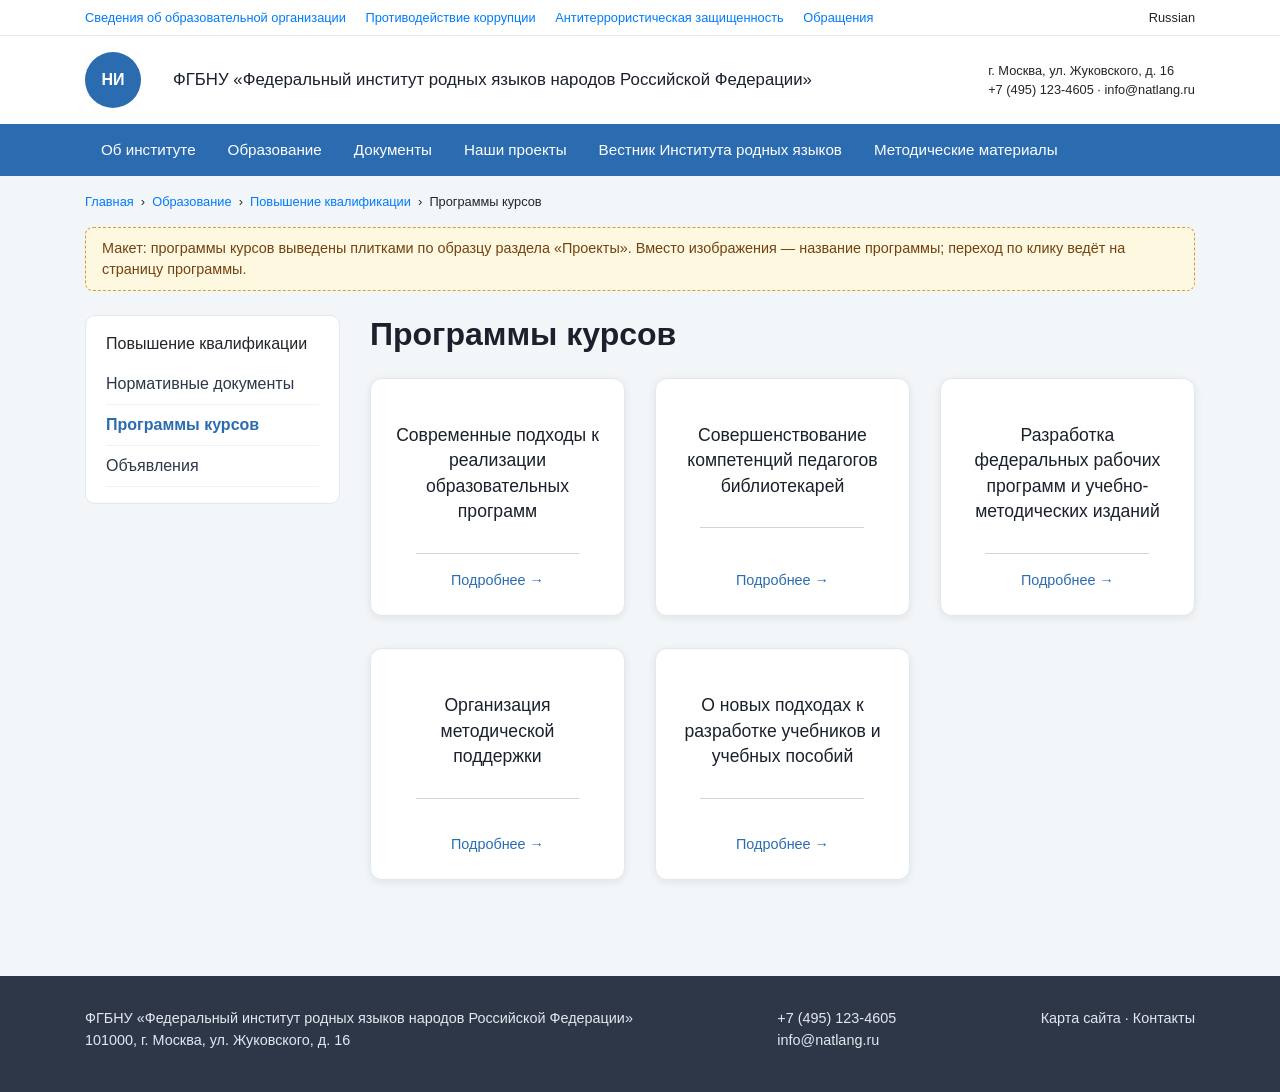
<file: index.html>
<!DOCTYPE html>
<html lang="ru" style="font-size: 16px;">
<head>
	<meta charset="utf-8">
	<meta name="viewport" content="width=device-width,initial-scale=1">
	<title>Программы курсов — макет</title>
	<link rel="icon" href="assets/favicon.ico" type="image/ico">
	<link href="assets/bitrix/cache/css/s1/simai.sf4nii/template_83b53a135107357c837412dcd38e9b37/template_83b53a135107357c837412dcd38e9b37_v1.css" type="text/css" rel="stylesheet">
	<style>
		body {font-family: "Roboto", sans-serif!important; background: #f3f6f9;}
		.c-primary {color: #2B6CB0!important}
		.bg-primary {background: #2B6CB0!important}
		.tp-top {background:#fff; border-bottom:1px solid #e2e8f0}
		.tp-nav {background:#2B6CB0}
		.tp-nav a {color:#fff; text-decoration:none; padding:.9rem 1rem; display:inline-block; font-size:.95rem}
		.tp-nav a.active {background:#245d99}
		.tp-nav a:hover {background:#245d99}
		.tp-head {background:#fff}
		.tp-title-main {font-size:2rem; font-weight:bold; margin:0 0 1.5rem; color:#1a202c}
		.tp-tile {background:#fff; border-radius:12px; box-shadow:0 2px 8px rgba(0,0,0,.08); height:100%; display:flex; flex-direction:column; transition:box-shadow .3s, transform .3s; overflow:hidden; border:1px solid #e2e8f0}
		.tp-tile:hover {box-shadow:0 10px 26px rgba(43,108,176,.18); transform:translateY(-2px); border-color:#2B6CB0}
		.tp-tile a.tp-link {display:flex; flex-direction:column; justify-content:center; align-items:stretch; flex:1; min-height:230px; padding:2.25rem 1.5rem 1.5rem; text-decoration:none; color:inherit}
		.tp-tile .t-title {font-size:1.1rem; line-height:1.45; text-align:center; font-weight:500; margin:0; color:#1a202c}
		.tp-tile .tp-line {width:80%; height:1px; background:#cbd5e0; margin:1.25rem auto 0}
		.tp-tile .tp-more {margin-top:auto; padding-top:1rem; text-align:center; font-size:.9rem; color:#2B6CB0}
		.tp-tile:hover .t-title, .tp-tile:hover .tp-more {color:#2B6CB0}
		.tp-side {background:#fff; border-radius:10px; padding:1rem 1.25rem; border:1px solid #e2e8f0}
		.tp-side a {display:block; padding:.5rem 0; color:#2d3748; text-decoration:none; border-bottom:1px solid #edf2f7}
		.tp-side a.active {color:#2B6CB0; font-weight:600}
		.tp-footer {background:#2d3748; color:#e2e8f0; font-size:.9rem}
		.tp-footer a {color:#e2e8f0}
		.tp-note {background:#fff8e1; border:1px dashed #d69e2e; border-radius:8px; padding:.6rem 1rem; font-size:.9rem; margin-bottom:1.5rem; color:#744210}
	</style>
</head>
<body>

<div class="tp-top">
	<div class="container d-flex justify-content-between align-items-center py-2 small">
		<div>
			<a href="#" class="mr-3 text-dark">Сведения об образовательной организации</a>
			<a href="#" class="mr-3 text-dark">Противодействие коррупции</a>
			<a href="#" class="mr-3 text-dark">Антитеррористическая защищенность</a>
			<a href="#" class="text-dark">Обращения</a>
		</div>
		<div class="text-muted">Russian</div>
	</div>
</div>

<div class="tp-head">
	<div class="container d-flex align-items-center py-3">
		<div class="mr-4" style="width:56px;height:56px;border-radius:50%;background:#2B6CB0;color:#fff;display:flex;align-items:center;justify-content:center;font-weight:bold">НИ</div>
		<div class="font-weight-bold" style="font-size:1.05rem;line-height:1.35;color:#1a202c">ФГБНУ «Федеральный институт родных языков народов Российской Федерации»</div>
		<div class="ml-auto small text-dark text-right d-none d-md-block">
			г. Москва, ул. Жуковского, д. 16<br>+7 (495) 123-4605 · info@natlang.ru
		</div>
	</div>
</div>

<div class="tp-nav">
	<div class="container d-flex flex-wrap">
		<a href="#">Об институте</a>
		<a href="#">Образование</a>
		<a href="#">Документы</a>
		<a href="#">Наши проекты</a>
		<a href="#">Вестник Института родных языков</a>
		<a href="#">Методические материалы</a>
	</div>
</div>

<div class="container py-3">
	<nav class="small text-muted">
		<a href="#" class="text-muted">Главная</a> &nbsp;›&nbsp;
		<a href="#" class="text-muted">Образование</a> &nbsp;›&nbsp;
		<a href="#" class="text-muted">Повышение квалификации</a> &nbsp;›&nbsp;
		<span>Программы курсов</span>
	</nav>
</div>

<main class="container pb-5">
	<div class="tp-note">Макет: программы курсов выведены плитками по образцу раздела «Проекты». Вместо изображения — название программы; переход по клику ведёт на страницу программы.</div>

	<div class="row">
		<aside class="col-12 col-lg-3 mb-4">
			<div class="tp-side">
				<div class="font-weight-bold mb-2">Повышение квалификации</div>
				<a href="#">Нормативные документы</a>
				<a href="#" class="active">Программы курсов</a>
				<a href="#">Объявления</a>
			</div>
		</aside>

		<div class="col-12 col-lg-9">
			<h1 class="tp-title-main">Программы курсов</h1>

			<div class="row">
				<div class="col-12 col-sm-6 col-xl-4 mb-4">
					<div class="tp-tile">
						<a class="tp-link" href="sovremennye-podkhody-k-realizatsii-obrazovatelnykh-programm/index.html">
							<p class="t-1 my-2 t-title с-text-primary l-inherit l-hover-primary l-hover-underline-none transition">Современные подходы к реализации образовательных программ</p>
							<div class="tp-line"></div>
							<div class="tp-more">Подробнее →</div>
						</a>
					</div>
				</div>
				<div class="col-12 col-sm-6 col-xl-4 mb-4">
					<div class="tp-tile">
						<a class="tp-link" href="#">
							<p class="t-1 my-2 t-title с-text-primary l-inherit l-hover-primary l-hover-underline-none transition">Совершенствование компетенций педагогов библиотекарей</p>
							<div class="tp-line"></div>
							<div class="tp-more">Подробнее →</div>
						</a>
					</div>
				</div>
				<div class="col-12 col-sm-6 col-xl-4 mb-4">
					<div class="tp-tile">
						<a class="tp-link" href="#">
							<p class="t-1 my-2 t-title с-text-primary l-inherit l-hover-primary l-hover-underline-none transition">Разработка федеральных рабочих программ и учебно-методических изданий</p>
							<div class="tp-line"></div>
							<div class="tp-more">Подробнее →</div>
						</a>
					</div>
				</div>
				<div class="col-12 col-sm-6 col-xl-4 mb-4">
					<div class="tp-tile">
						<a class="tp-link" href="#">
							<p class="t-1 my-2 t-title с-text-primary l-inherit l-hover-primary l-hover-underline-none transition">Организация методической поддержки</p>
							<div class="tp-line"></div>
							<div class="tp-more">Подробнее →</div>
						</a>
					</div>
				</div>
				<div class="col-12 col-sm-6 col-xl-4 mb-4">
					<div class="tp-tile">
						<a class="tp-link" href="#">
							<p class="t-1 my-2 t-title с-text-primary l-inherit l-hover-primary l-hover-underline-none transition">О новых подходах к разработке учебников и учебных пособий</p>
							<div class="tp-line"></div>
							<div class="tp-more">Подробнее →</div>
						</a>
					</div>
				</div>
			</div>
		</div>
	</div>
</main>

<footer class="tp-footer py-4">
	<div class="container d-flex flex-wrap justify-content-between">
		<div class="mb-2">ФГБНУ «Федеральный институт родных языков народов Российской Федерации»<br>101000, г. Москва, ул. Жуковского, д. 16</div>
		<div class="mb-2">+7 (495) 123-4605<br>info@natlang.ru</div>
		<div class="mb-2"><a href="#">Карта сайта</a> · <a href="#">Контакты</a></div>
	</div>
</footer>

</body>
</html>
</file>
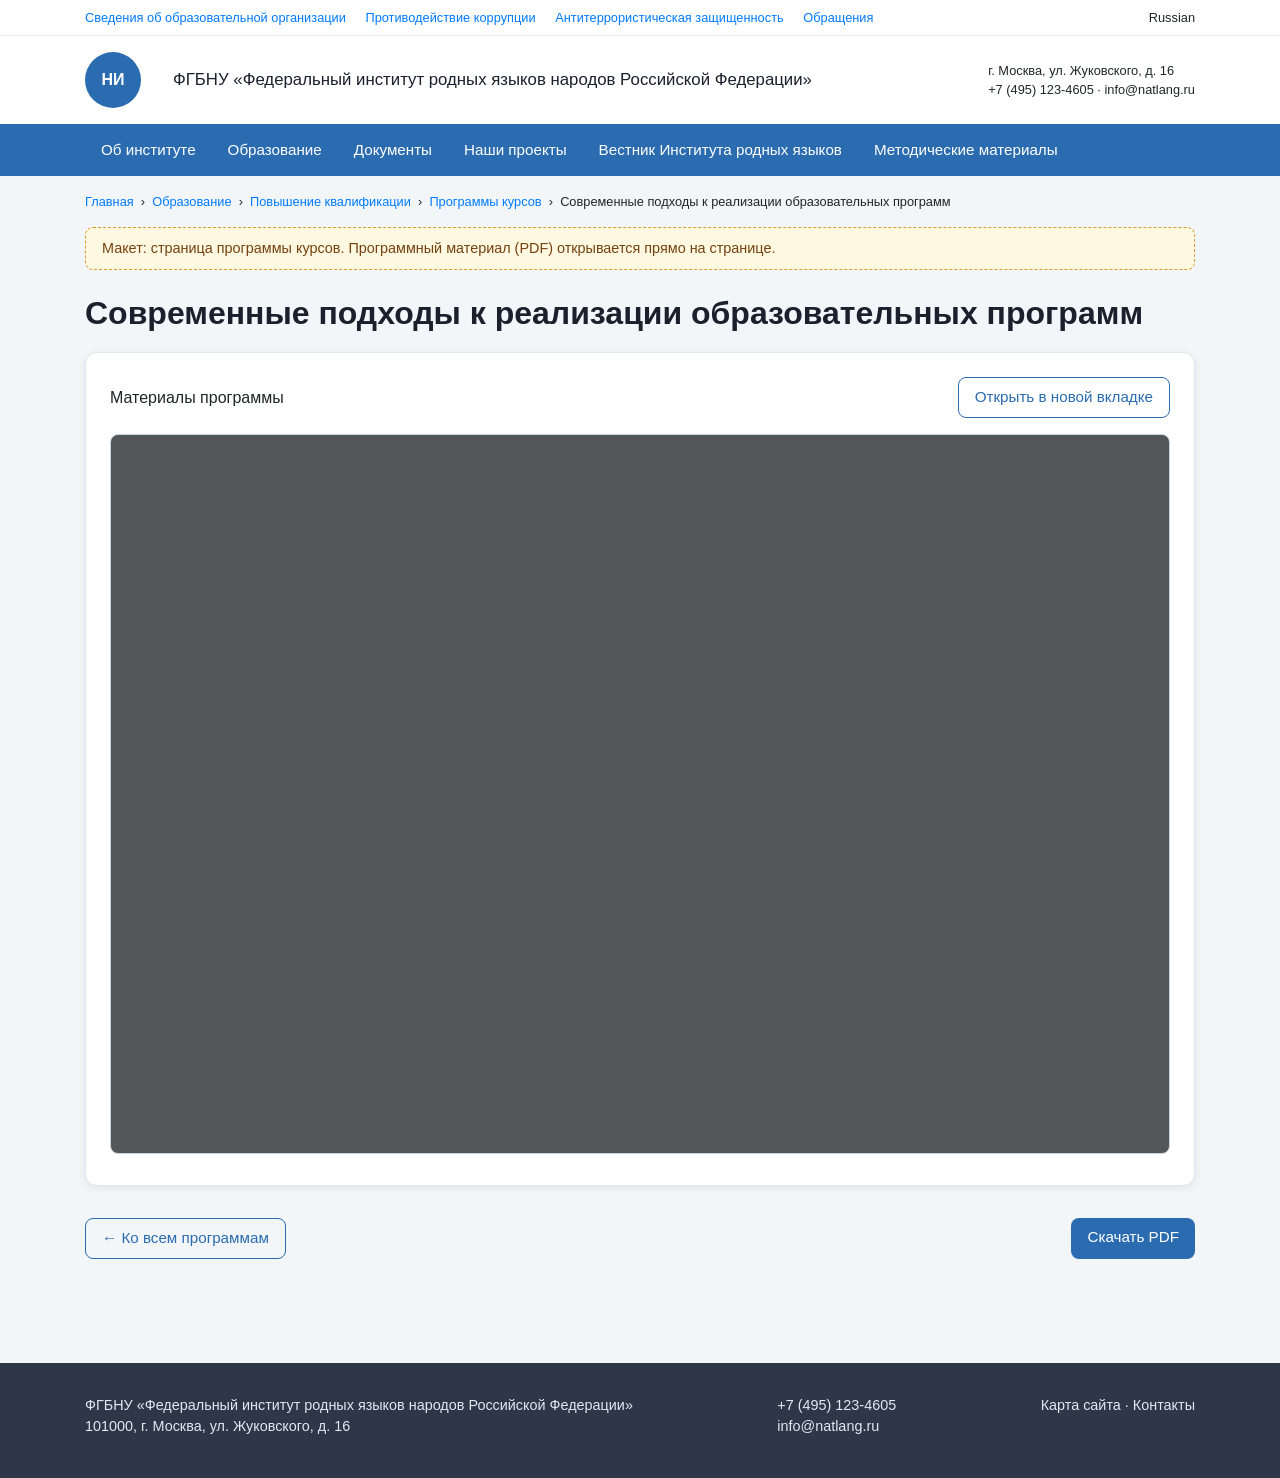
<file: sovremennye-podkhody-k-realizatsii-obrazovatelnykh-programm/index.html>
<!DOCTYPE html>
<html lang="ru" style="font-size: 16px;">
<head>
	<meta charset="utf-8">
	<meta name="viewport" content="width=device-width,initial-scale=1">
	<title>Современные подходы к реализации образовательных программ — макет</title>
	<link rel="icon" href="../assets/favicon.ico" type="image/ico">
	<link href="../assets/bitrix/cache/css/s1/simai.sf4nii/template_83b53a135107357c837412dcd38e9b37/template_83b53a135107357c837412dcd38e9b37_v1.css" type="text/css" rel="stylesheet">
	<style>
		body {font-family: "Roboto", sans-serif!important; background: #f3f6f9;}
		.c-primary {color: #2B6CB0!important}
		.tp-top {background:#fff; border-bottom:1px solid #e2e8f0}
		.tp-nav {background:#2B6CB0}
		.tp-nav a {color:#fff; text-decoration:none; padding:.9rem 1rem; display:inline-block; font-size:.95rem}
		.tp-nav a:hover {background:#245d99}
		.tp-head {background:#fff}
		.tp-card {background:#fff; border-radius:12px; box-shadow:0 2px 8px rgba(0,0,0,.08); border:1px solid #e2e8f0; padding:1.5rem}
		.tp-title-main {font-size:2rem; font-weight:bold; margin:0 0 1.25rem; color:#1a202c}
		.tp-pdf {width:100%; height:80vh; min-height:600px; border:1px solid #cbd5e0; border-radius:8px; background:#525659}
		.tp-footer {background:#2d3748; color:#e2e8f0; font-size:.9rem}
		.tp-footer a {color:#e2e8f0}
		.tp-note {background:#fff8e1; border:1px dashed #d69e2e; border-radius:8px; padding:.6rem 1rem; font-size:.9rem; margin-bottom:1.5rem; color:#744210}
		.tp-btn {display:inline-block; background:#2B6CB0; color:#fff; border-radius:8px; padding:.5rem 1rem; text-decoration:none; font-size:.95rem; border:0}
		.tp-btn:hover {background:#245d99; color:#fff}
		.tp-btn-outline {display:inline-block; border:1px solid #2B6CB0; color:#2B6CB0; border-radius:8px; padding:.5rem 1rem; text-decoration:none; font-size:.95rem}
		.tp-btn-outline:hover {background:#ebf4ff; color:#2B6CB0}
		.tp-form label {font-weight:500; margin-bottom:.25rem}
		.tp-form .req {color:#E53E3E}
		.tp-captcha {background:repeating-linear-gradient(45deg,#edf2f7,#edf2f7 6px,#e2e8f0 6px,#e2e8f0 12px); border:1px solid #cbd5e0; border-radius:6px; padding:.5rem 1rem; font-family:monospace; font-size:1.3rem; letter-spacing:.3rem; color:#4a5568; display:inline-block}
	</style>
</head>
<body>

<div class="tp-top">
	<div class="container d-flex justify-content-between align-items-center py-2 small">
		<div>
			<a href="#" class="mr-3 text-dark">Сведения об образовательной организации</a>
			<a href="#" class="mr-3 text-dark">Противодействие коррупции</a>
			<a href="#" class="mr-3 text-dark">Антитеррористическая защищенность</a>
			<a href="#" class="text-dark">Обращения</a>
		</div>
		<div class="text-muted">Russian</div>
	</div>
</div>

<div class="tp-head">
	<div class="container d-flex align-items-center py-3">
		<div class="mr-4" style="width:56px;height:56px;border-radius:50%;background:#2B6CB0;color:#fff;display:flex;align-items:center;justify-content:center;font-weight:bold">НИ</div>
		<div class="font-weight-bold" style="font-size:1.05rem;line-height:1.35;color:#1a202c">ФГБНУ «Федеральный институт родных языков народов Российской Федерации»</div>
		<div class="ml-auto small text-dark text-right d-none d-md-block">
			г. Москва, ул. Жуковского, д. 16<br>+7 (495) 123-4605 · info@natlang.ru
		</div>
	</div>
</div>

<div class="tp-nav">
	<div class="container d-flex flex-wrap">
		<a href="#">Об институте</a>
		<a href="#">Образование</a>
		<a href="#">Документы</a>
		<a href="#">Наши проекты</a>
		<a href="#">Вестник Института родных языков</a>
		<a href="#">Методические материалы</a>
	</div>
</div>

<div class="container py-3">
	<nav class="small text-muted">
		<a href="../../index.html" class="text-muted">Главная</a> &nbsp;›&nbsp;
		<a href="#" class="text-muted">Образование</a> &nbsp;›&nbsp;
		<a href="#" class="text-muted">Повышение квалификации</a> &nbsp;›&nbsp;
		<a href="../index.html" class="text-muted">Программы курсов</a> &nbsp;›&nbsp;
		<span>Современные подходы к реализации образовательных программ</span>
	</nav>
</div>

<main class="container pb-5">
	<div class="tp-note">Макет: страница программы курсов. Программный материал (PDF) открывается прямо на странице.</div>

	<h1 class="tp-title-main">Современные подходы к реализации образовательных программ</h1>

	<div class="tp-card mb-4">
		<div class="d-flex flex-wrap justify-content-between align-items-center mb-3">
			<div class="font-weight-bold">Материалы программы</div>
			<a class="tp-btn-outline" href="files/liklxcr2ku541eh3adoi4bzpufroz4q2.pdf" target="_blank" rel="noopener">Открыть в новой вкладке</a>
		</div>
		<iframe class="tp-pdf" src="files/liklxcr2ku541eh3adoi4bzpufroz4q2.pdf#view=FitH" title="Современные подходы к реализации образовательных программ"></iframe>
	</div>

	<div class="d-flex flex-wrap justify-content-between mb-4">
		<a class="tp-btn-outline mb-2" href="../index.html">← Ко всем программам</a>
		<a class="tp-btn mb-2" href="files/liklxcr2ku541eh3adoi4bzpufroz4q2.pdf" download>Скачать PDF</a>
	</div>

</main>

<footer class="tp-footer py-4">
	<div class="container d-flex flex-wrap justify-content-between">
		<div class="mb-2">ФГБНУ «Федеральный институт родных языков народов Российской Федерации»<br>101000, г. Москва, ул. Жуковского, д. 16</div>
		<div class="mb-2">+7 (495) 123-4605<br>info@natlang.ru</div>
		<div class="mb-2"><a href="#">Карта сайта</a> · <a href="#">Контакты</a></div>
	</div>
</footer>

</body>
</html>
</file>
